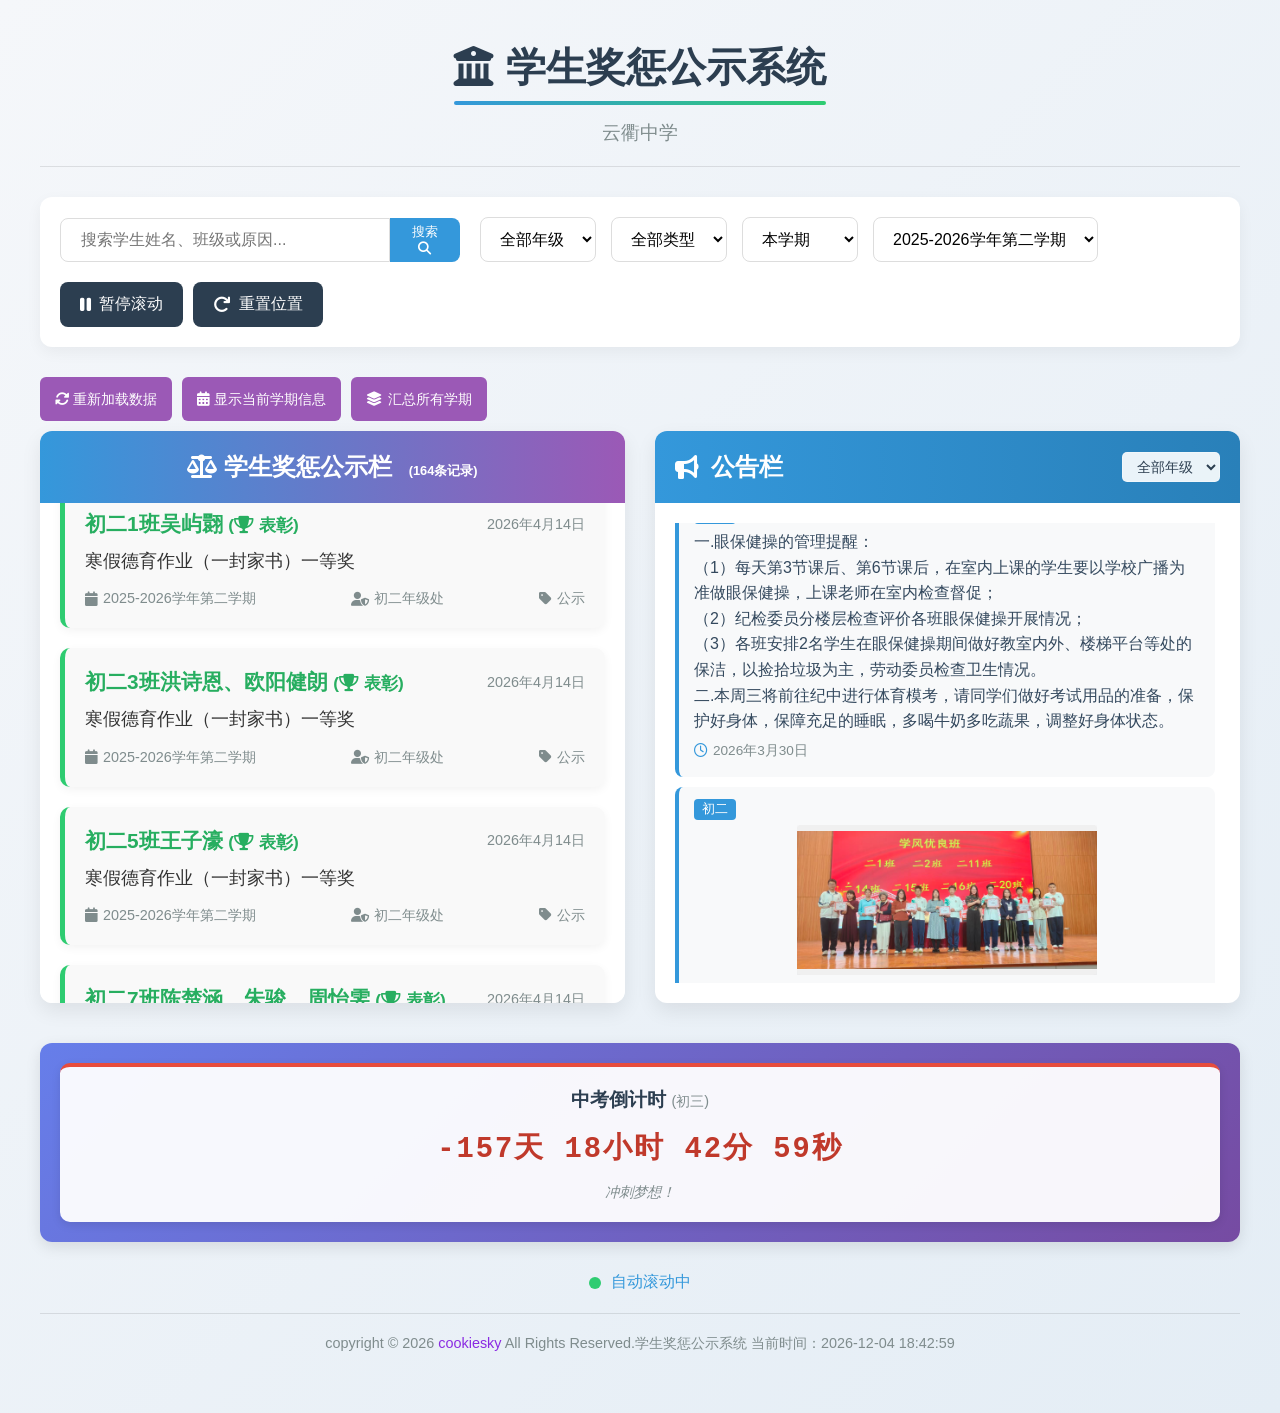
<file: index.html>
<!DOCTYPE html>
<html lang="zh-CN">
<head>
    <meta charset="UTF-8">
    <meta name="viewport" content="width=device-width, initial-scale=1.0">
    <title>学生奖惩公示系统</title>
    <link rel="stylesheet" href="css/style.css">
    <link rel="stylesheet" href="vendor/fontawesome/css/all.min.css">
    <!-- <link rel="stylesheet" href="https://cdnjs.cloudflare.com/ajax/libs/font-awesome/6.4.0/css/all.min.css"> -->
</head>
<body>
    <div class="container">
        <header>
            <h1><i class="fas fa-university"></i> 学生奖惩公示系统</h1>
            <p class="subtitle">云衢中学</p>
        </header>
        
        <div class="controls">
            <div class="search-box">
                <input type="text" id="searchInput" placeholder="搜索学生姓名、班级或原因...">
                <button class="search-btn" id="searchBtn">
                    搜索 <i class="fas fa-search"></i> 
                </button>
            </div>
            
            <div class="filter-controls">
                <select class="filter-select" id="gradeFilter">
                    <option value="all">全部年级</option>
                    <option value="grade1">初一</option>
                    <option value="grade2">初二</option>
                    <option value="grade3">初三</option>
                </select>

                <select class="filter-select" id="filterType">
                    <option value="all">全部类型</option>
                    <option value="praise">仅表彰</option>
                    <option value="criticism">仅批评</option>
                </select>
                
                <select class="date-filter" id="dateFilter">
                    <option value="all">全部时间</option>
                    <option value="week">本周</option>
                    <option value="month">本月</option>
                    <option value="current_semester" selected>本学期</option>
                    <option value="last_semester">上学期</option>
                </select>
                
                <select class="semester-filter" id="semesterFilter">
                    <option value="all">全部学期</option>
                    <!-- 学期选项将通过JavaScript动态生成 -->
                </select>
            </div>
            
            <div class="scroll-controls">
                <button class="control-btn" id="pauseBtn">
                    <i class="fas fa-pause"></i> 暂停滚动
                </button>
                <button class="control-btn" id="resetBtn">
                    <i class="fas fa-redo"></i> 重置位置
                </button>
            </div>
        </div>
        
        <div class="csv-controls">
            <button class="csv-btn" id="loadDataBtn">
                <i class="fas fa-sync-alt"></i> 重新加载数据
            </button>
            <button class="csv-btn" id="showCurrentSemesterBtn">
                <i class="fas fa-calendar-alt"></i> 显示当前学期信息
            </button>
            <a class="csv-btn" href="all_semesters.html" style="text-decoration:none; display:inline-flex; align-items:center; gap:6px;">
                <i class="fas fa-layer-group"></i> 汇总所有学期
            </a>
        </div>
        
        <div id="semesterInfoDisplay" class="semester-info-display" style="display: none;">
            <!-- 学期信息将通过JavaScript动态显示 -->
        </div>

        
        <!-- 奖惩榜和公告栏左右布局 -->
                <div class="content-area">
                <!-- 奖惩栏 -->
                    <div class="column">
                        <div class="column-header combined-header">
                            <i class="fas fa-balance-scale"></i> 学生奖惩公示栏
                            <span id="combinedCount" style="font-size: 0.8rem; margin-left: 10px;"></span>
                        </div>
                        <div class="column-content-single">
                            <div class="scroll-list-single" id="combinedList">
                                <!-- 奖惩记录将统一在此动态生成 -->
                            </div>
                        </div>
                    </div>
            
                    <!-- 公告栏 -->
                    <div class="column">
                        <div class="column-header announcement-header">
                            <i class="fas fa-bullhorn"></i>&ensp;公告栏
                            <select class="announcement-grade-filter" id="announcementGradeFilter">
                                <option value="all">全部年级</option>
                                <option value="1">初一</option>
                                <option value="2">初二</option>
                                <option value="3">初三</option>
                            </select>
                        </div>
                        <div class="column-content">
                            <div id="announcementList" class="announcement-list"></div>
                        </div>
                    </div>
                </div>

                <!-- 倒计时区域 -->
                <div class="countdown-section">
                    <div id="countdownDisplay" class="countdown-display">
                        <!-- 倒计时将通过JavaScript动态生成 -->
                    </div>
                </div>

        <div class="scroll-status">
            <div class="status-dot" id="statusDot"></div>
            <span id="statusText">自动滚动中</span>
        </div>
        
        <footer>
            <p>copyright © 2026<a href="https://cookiesky.cn" style="text-decoration: none;color: blueviolet;"> cookiesky </a>All Rights Reserved.学生奖惩公示系统 当前时间：<span id="currentTime"></span></p>
        </footer>
    </div>

    <script src="js/select_enhancer.js"></script>
    <script src="js/script.js"></script>
</body>
</html>
</file>
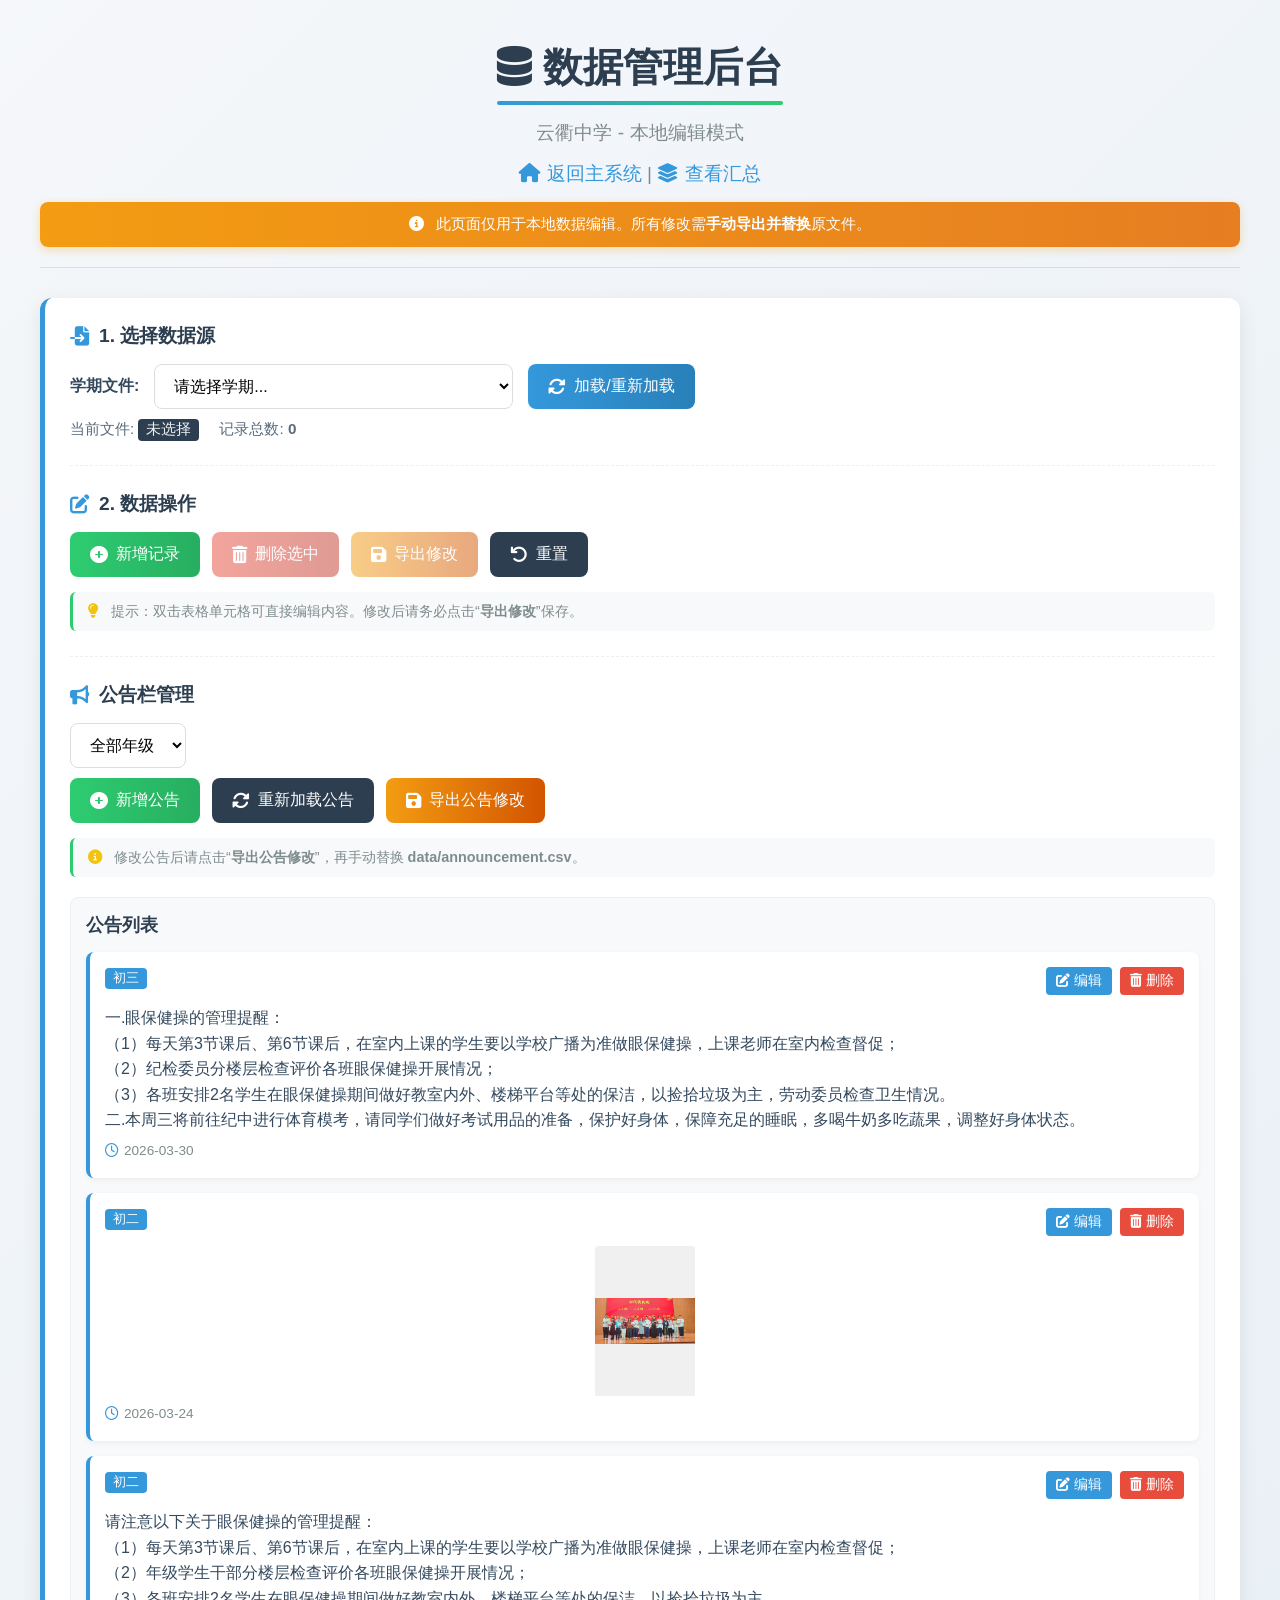
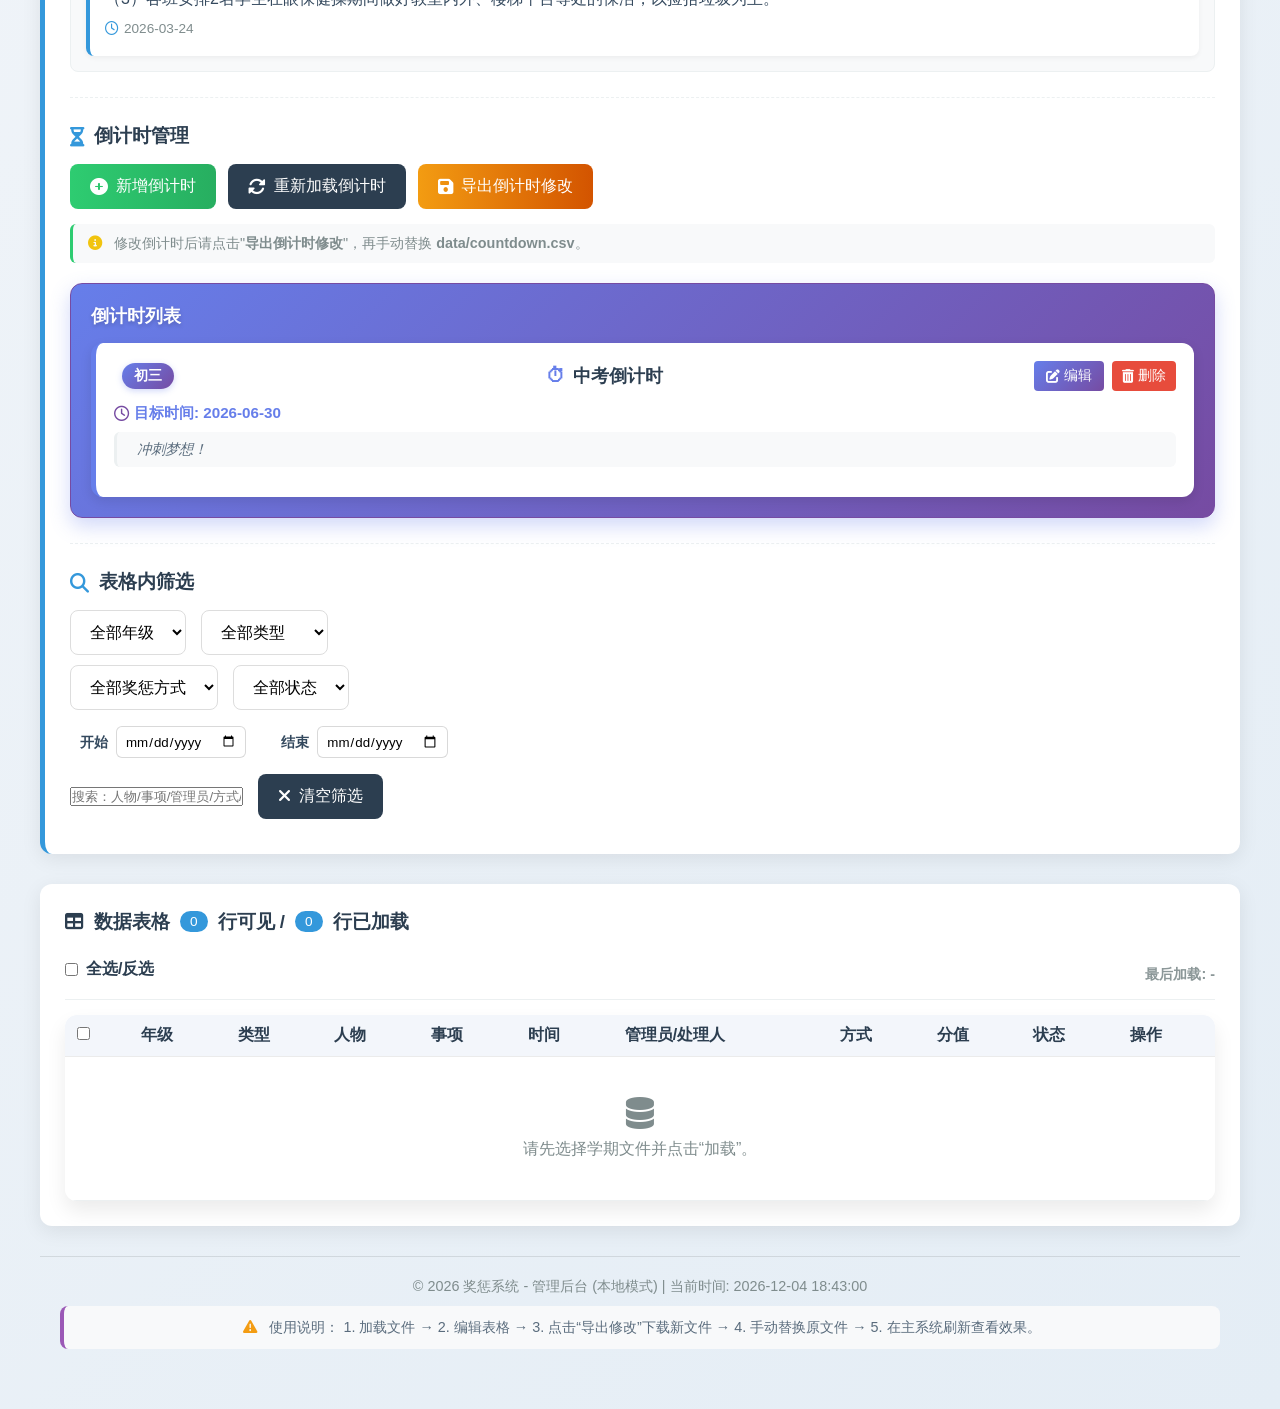
<file: admin.html>
<!DOCTYPE html>
<html lang="zh-CN">
<head>
    <meta charset="UTF-8">
    <meta name="viewport" content="width=device-width, initial-scale=1.0">
    <title>数据管理后台 - 奖惩系统</title>
    <link rel="stylesheet" href="css/style.css"> <!-- 复用主系统样式 -->
    <link rel="stylesheet" href="css/admin.css"> <!-- 引入本页专属样式 -->
    <link rel="stylesheet" href="vendor/fontawesome/css/all.min.css">
</head>
<body>
    <div class="container">
        <header>
            <h1><i class="fas fa-database"></i> 数据管理后台</h1>
            <p class="subtitle">云衢中学 - 本地编辑模式</p>
            <p class="subtitle">
                <a href="index.html"><i class="fas fa-home"></i> 返回主系统</a> |
                <a href="all_semesters.html"><i class="fas fa-layer-group"></i> 查看汇总</a>
            </p>
            <div class="local-warning">
                <i class="fas fa-info-circle"></i> 此页面仅用于本地数据编辑。所有修改需<strong>手动导出并替换</strong>原文件。
            </div>
        </header>

        <!-- 控制面板 -->
        <div class="controls-panel">
            <div class="panel-section">
                <h3><i class="fas fa-file-import"></i> 1. 选择数据源</h3>
                <div class="control-group">
                    <label for="semesterSelect">学期文件:</label>
                    <select id="semesterSelect" class="filter-select">
                        <option value="" disabled selected>加载学期列表中...</option>
                    </select>
                    <button id="loadCsvBtn" class="control-btn primary">
                        <i class="fas fa-sync-alt"></i> 加载/重新加载
                    </button>
                </div>
                <div class="file-info" id="fileInfo">
                    <span>当前文件: <code id="currentFile">未选择</code></span>
                    <span>记录总数: <strong id="totalRecords">0</strong></span>
                </div>
            </div>

            <div class="panel-section">
                <h3><i class="fas fa-edit"></i> 2. 数据操作</h3>
                <div class="button-group">
                    <button id="addRowBtn" class="control-btn success" title="在表格末尾添加新行">
                        <i class="fas fa-plus-circle"></i> 新增记录
                    </button>
                    <button id="deleteSelectedBtn" class="control-btn danger" title="删除选中的行" disabled>
                        <i class="fas fa-trash-alt"></i> 删除选中
                    </button>
                    <button id="saveChangesBtn" class="control-btn warning" title="保存所有修改到新文件" disabled>
                        <i class="fas fa-save"></i> 导出修改
                    </button>
                    <button id="resetBtn" class="control-btn" title="放弃所有未保存的修改">
                        <i class="fas fa-undo"></i> 重置
                    </button>
                </div>
                <div class="hint">
                    <i class="fas fa-lightbulb"></i> 提示：双击表格单元格可直接编辑内容。修改后请务必点击“<strong>导出修改</strong>”保存。
                </div>
            </div>

            <div class="panel-section">
                <h3><i class="fas fa-bullhorn"></i> 公告栏管理</h3>

                <div class="button-group">
                    <select class="filter-select" id="announcementGradeFilter">
                        <option value="all">全部年级</option>
                        <option value="初一">初一</option>
                        <option value="初二">初二</option>
                        <option value="初三">初三</option>
                    </select>
                </div>

                <div class="button-group" style="margin-top: 10px;">
                    <button id="addAnnouncementBtn" class="control-btn success" title="添加新公告">
                        <i class="fas fa-plus-circle"></i> 新增公告
                    </button>
                    <button id="loadAnnouncementBtn" class="control-btn" title="重新加载公告文件">
                        <i class="fas fa-sync-alt"></i> 重新加载公告
                    </button>
                    <button id="exportAnnouncementBtn" class="control-btn warning" title="导出公告修改文件以覆盖 CSV">
                        <i class="fas fa-save"></i> 导出公告修改
                    </button>
                </div>

                <div class="hint">
                    <i class="fas fa-info-circle"></i> 修改公告后请点击“<strong>导出公告修改</strong>”，再手动替换 <strong>data/announcement.csv</strong>。
                </div>

                <!-- 公告列表 -->
                <div class="announcement-list-container" style="margin-top: 20px;">
                    <h4>公告列表</h4>
                    <div id="announcementListAdmin" class="announcement-list-admin">
                        <!-- 公告列表将通过JS动态生成 -->
                    </div>
                </div>
            </div>

            <div class="panel-section">
                            <h3><i class="fas fa-hourglass-half"></i> 倒计时管理</h3>

                            <div class="button-group" style="margin-top: 10px;">
                                <button id="addCountdownBtn" class="control-btn success" title="添加新倒计时">
                                    <i class="fas fa-plus-circle"></i> 新增倒计时
                                </button>
                                <button id="loadCountdownBtn" class="control-btn" title="重新加载倒计时文件">
                                    <i class="fas fa-sync-alt"></i> 重新加载倒计时
                                </button>
                                <button id="exportCountdownBtn" class="control-btn warning" title="导出倒计时修改文件以覆盖 CSV">
                                    <i class="fas fa-save"></i> 导出倒计时修改
                                </button>
                            </div>

                            <div class="hint">
                                <i class="fas fa-info-circle"></i> 修改倒计时后请点击"<strong>导出倒计时修改</strong>"，再手动替换 <strong>data/countdown.csv</strong>。
                            </div>

                            <!-- 倒计时列表 -->
                            <div class="countdown-list-container" style="margin-top: 20px;">
                                <h4>倒计时列表</h4>
                                <div id="countdownListAdmin" class="countdown-list-admin">
                                    <!-- 倒计时列表将通过JS动态生成 -->
                                </div>
                            </div>
                        </div>

                        <div class="panel-section">
                            <h3><i class="fas fa-search"></i> 表格内筛选</h3>
                            <div class="control-group">
                                <select class="filter-select" id="adminGradeFilter">
                                    <option value="all">全部年级</option>
                                    <option value="初一">初一</option>
                                    <option value="初二">初二</option>
                                    <option value="初三">初三</option>
                                </select>
                                <select class="filter-select" id="adminTypeFilter">
                                    <option value="all">全部类型</option>
                                    <option value="奖">仅奖励(奖)</option>
                                    <option value="惩">仅惩罚(惩)</option>
                                </select>
                            </div>
                            <div class="control-group">
                                <select class="filter-select" id="adminMethodFilter">
                                    <option value="all">全部奖惩方式</option>
                                </select>
                                <select class="filter-select" id="adminStatusFilter">
                                    <option value="all">全部状态</option>
                                </select>
                            </div>
                            <div class="control-group">
                                <div class="date-range">
                                    <label>开始</label>
                                    <input type="date" id="adminStartDate">
                                </div>
                                <div class="date-range">
                                    <label>结束</label>
                                    <input type="date" id="adminEndDate">
                                </div>
                            </div>
                            <div class="control-group">
                                <input type="text" id="tableSearchInput" placeholder="搜索：人物/事项/管理员/方式/状态..." class="search-box-input">
                                <button id="clearSearchBtn" class="control-btn">
                                    <i class="fas fa-times"></i> 清空筛选
                                </button>
                            </div>
                        </div>
        </div>

        <!-- 主数据表格区域 -->
        <div class="data-section">
            <h3><i class="fas fa-table"></i> 数据表格
                <span class="badge" id="visibleCount">0</span> 行可见 / <span class="badge" id="loadedCount">0</span> 行已加载
            </h3>
            <div class="table-actions">
                <label class="checkbox-label">
                    <input type="checkbox" id="selectAllCheckbox"> 全选/反选
                </label>
                <div class="table-meta">
                    <span>最后加载: <span id="lastLoadTime">-</span></span>
                    <span id="unsavedWarning" style="color: #e74c3c; display: none;">
                        <i class="fas fa-exclamation-triangle"></i> 有未保存的修改
                    </span>
                </div>
            </div>

            <div class="table-wrap">
                <table id="dataTable" class="records-table">
                    <thead>
                        <tr>
                            <th><input type="checkbox" id="masterCheckbox"></th>
                            <th>年级</th>
                            <th>类型</th>
                            <th>人物</th>
                            <th>事项</th>
                            <th>时间</th>
                            <th>管理员/处理人</th>
                            <th>方式</th>
                            <th>分值</th>
                            <th>状态</th>
                            <th>操作</th>
                        </tr>
                    </thead>
                    <tbody id="tableBody">
                        <!-- 数据行将通过JS动态生成 -->
                        <tr id="noDataRow">
                            <td colspan="11" style="text-align: center; padding: 40px; color: #7f8c8d;">
                                <i class="fas fa-database fa-2x" style="margin-bottom: 10px; display: block;"></i>
                                请先选择学期文件并点击“加载”。
                            </td>
                        </tr>
                    </tbody>
                </table>
            </div>
        </div>

        <!-- 新增记录表单 (模态框) -->
        <div id="addRowModal" class="modal" style="display: none;">
            <div class="modal-content">
                <div class="modal-header">
                    <h3><i class="fas fa-plus-circle"></i> 新增记录</h3>
                    <button class="modal-close">&times;</button>
                </div>
                <div class="modal-body">
                    <form id="newRowForm">
                        <div class="form-row">
                            <div class="form-group">
                                <label for="newGrade">年级 <span class="required">*</span></label>
                                <select id="newGrade" class="form-control" required>
                                    <option value="">请选择年级</option>
                                    <option value="初一">初一</option>
                                    <option value="初二">初二</option>
                                    <option value="初三">初三</option>
                                </select>
                            </div>
                            <div class="form-group">
                                <label for="newType">类型 <span class="required">*</span></label>
                                <select id="newType" class="form-control" required>
                                    <option value="奖">奖 (奖励/表彰)</option>
                                    <option value="惩">惩 (批评/惩罚)</option>
                                </select>
                            </div>
                            <div class="form-group">
                                <label for="newPerson">人物 <span class="required">*</span></label>
                                <input type="text" id="newPerson" class="form-control" placeholder="例如：张三" required>
                            </div>
                        </div>
                        <div class="form-group">
                            <label for="newDetail">事项描述 <span class="required">*</span></label>
                            <textarea id="newDetail" class="form-control" rows="3" placeholder="详细描述奖惩原因..." required></textarea>
                        </div>
                        <div class="form-row">
                            <div class="form-group">
                                <label for="newDatetime">时间 <span class="required">*</span></label>
                                <input type="datetime-local" id="newDatetime" class="form-control" required>
                            </div>
                            <div class="form-group">
                                <label for="newAdmin">管理员/处理人</label>
                                <input type="text" id="newAdmin" class="form-control" placeholder="例如：李老师">
                            </div>
                        </div>
                        <div class="form-row">
                            <div class="form-group">
                                <label for="newMethod">奖惩方式</label>
                                <input type="text" id="newMethod" class="form-control" placeholder="例如：口头表扬、加分">
                            </div>
                            <div class="form-group">
                                <label for="newPoints">分值</label>
                                <input type="number" id="newPoints" class="form-control" placeholder="例如：5 或 -3" step="0.5">
                            </div>
                            <div class="form-group">
                                <label for="newStatus">状态</label>
                                <input type="text" id="newStatus" class="form-control" placeholder="例如：已生效、待审核">
                            </div>
                        </div>
                    </form>
                </div>
                <div class="modal-footer">
                    <button type="button" class="control-btn" id="cancelAddBtn">取消</button>
                    <button type="submit" form="newRowForm" class="control-btn primary">确认添加</button>
                </div>
            </div>
        </div>

        <!-- 公告编辑表单 (模态框) -->
        <div id="announcementModal" class="modal" style="display: none;">
            <div class="modal-content">
                <div class="modal-header">
                    <h3><i class="fas fa-bullhorn"></i> <span id="announcementModalTitle">新增公告</span></h3>
                    <button class="modal-close">&times;</button>
                </div>
                <div class="modal-body">
                    <form id="announcementForm">
                        <input type="hidden" id="announcementId">
                        <div class="form-group">
                            <label for="announcementGrade">年级</label>
                            <select id="announcementGrade" class="form-control">
                                <option value="all">全部年级</option>
                                <option value="初一">初一</option>
                                <option value="初二">初二</option>
                                <option value="初三">初三</option>
                            </select>
                        </div>
                        <div class="form-group">
                            <label for="announcementContent">公告内容</label>
                            <textarea id="announcementContent" class="form-control" rows="4" placeholder="请输入公告内容..."></textarea>
                        </div>
                        <div class="form-group">
                            <label for="announcementImages">图片路径 (多个图片用|分隔)</label>
                            <input type="text" id="announcementImages" class="form-control" placeholder="例如: img1.jpg|img2.jpg">
                            <small style="color: #7f8c8d; display: block; margin-top: 5px;">提示：图片文件请放在 data/img/ 目录下</small>
                        </div>
                        <div class="form-group">
                            <label for="announcementVideos">视频路径 (多个视频用|分隔)</label>
                            <input type="text" id="announcementVideos" class="form-control" placeholder="例如: video1.mp4|video2.mp4">
                            <small style="color: #7f8c8d; display: block; margin-top: 5px;">提示：视频文件请放在 data/video/ 目录下</small>
                        </div>
                        <div class="form-group">
                            <label for="announcementTime">发布时间</label>
                            <input type="date" id="announcementTime" class="form-control">
                        </div>
                    </form>
                </div>
                <div class="modal-footer">
                    <button type="button" class="control-btn" id="cancelAnnouncementBtn">取消</button>
                    <button type="submit" form="announcementForm" class="control-btn primary">保存</button>
                </div>
            </div>
        </div>

        <!-- 倒计时编辑表单 (模态框) -->
        <div id="countdownModal" class="modal" style="display: none;">
            <div class="modal-content">
                <div class="modal-header">
                    <h3><i class="fas fa-hourglass-half"></i> <span id="countdownModalTitle">新增倒计时</span></h3>
                    <button class="modal-close">&times;</button>
                </div>
                <div class="modal-body">
                    <form id="countdownForm">
                        <input type="hidden" id="countdownId">
                        <div class="form-group">
                            <label for="countdownGrade">年级 <span class="required">*</span></label>
                            <select id="countdownGrade" class="form-control" required>
                                <option value="1">初一</option>
                                <option value="2">初二</option>
                                <option value="3">初三</option>
                            </select>
                        </div>
                        <div class="form-group">
                            <label for="countdownName">倒计时名称 <span class="required">*</span></label>
                            <input type="text" id="countdownName" class="form-control" placeholder="例如：中考倒计时" required>
                        </div>
                        <div class="form-group">
                            <label for="countdownTargetDate">目标时间 <span class="required">*</span></label>
                            <input type="datetime-local" id="countdownTargetDate" class="form-control" required>
                        </div>
                        <div class="form-group">
                            <label for="countdownDescription">描述</label>
                            <textarea id="countdownDescription" class="form-control" rows="2" placeholder="例如：加油努力！"></textarea>
                        </div>
                    </form>
                </div>
                <div class="modal-footer">
                    <button type="button" class="control-btn" id="cancelCountdownBtn">取消</button>
                    <button type="submit" form="countdownForm" class="control-btn primary">保存</button>
                </div>
            </div>
        </div>

        <footer>
            <p>© 2026 奖惩系统 - 管理后台 (本地模式) | 当前时间: <span id="currentTime"></span></p>
            <p class="footer-note">
                <i class="fas fa-exclamation-triangle"></i> 使用说明：
                1. 加载文件 → 2. 编辑表格 → 3. 点击“导出修改”下载新文件 → 4. 手动替换原文件 → 5. 在主系统刷新查看效果。
            </p>
        </footer>
    </div>

    <!-- 脚本依赖 -->
    <script src="js/all_semesters.js"></script> <!-- 复用其CSV解析、加载函数 -->
    <script src="js/select_enhancer.js"></script>
    <script src="js/admin.js"></script>
</body>
</html>
</file>
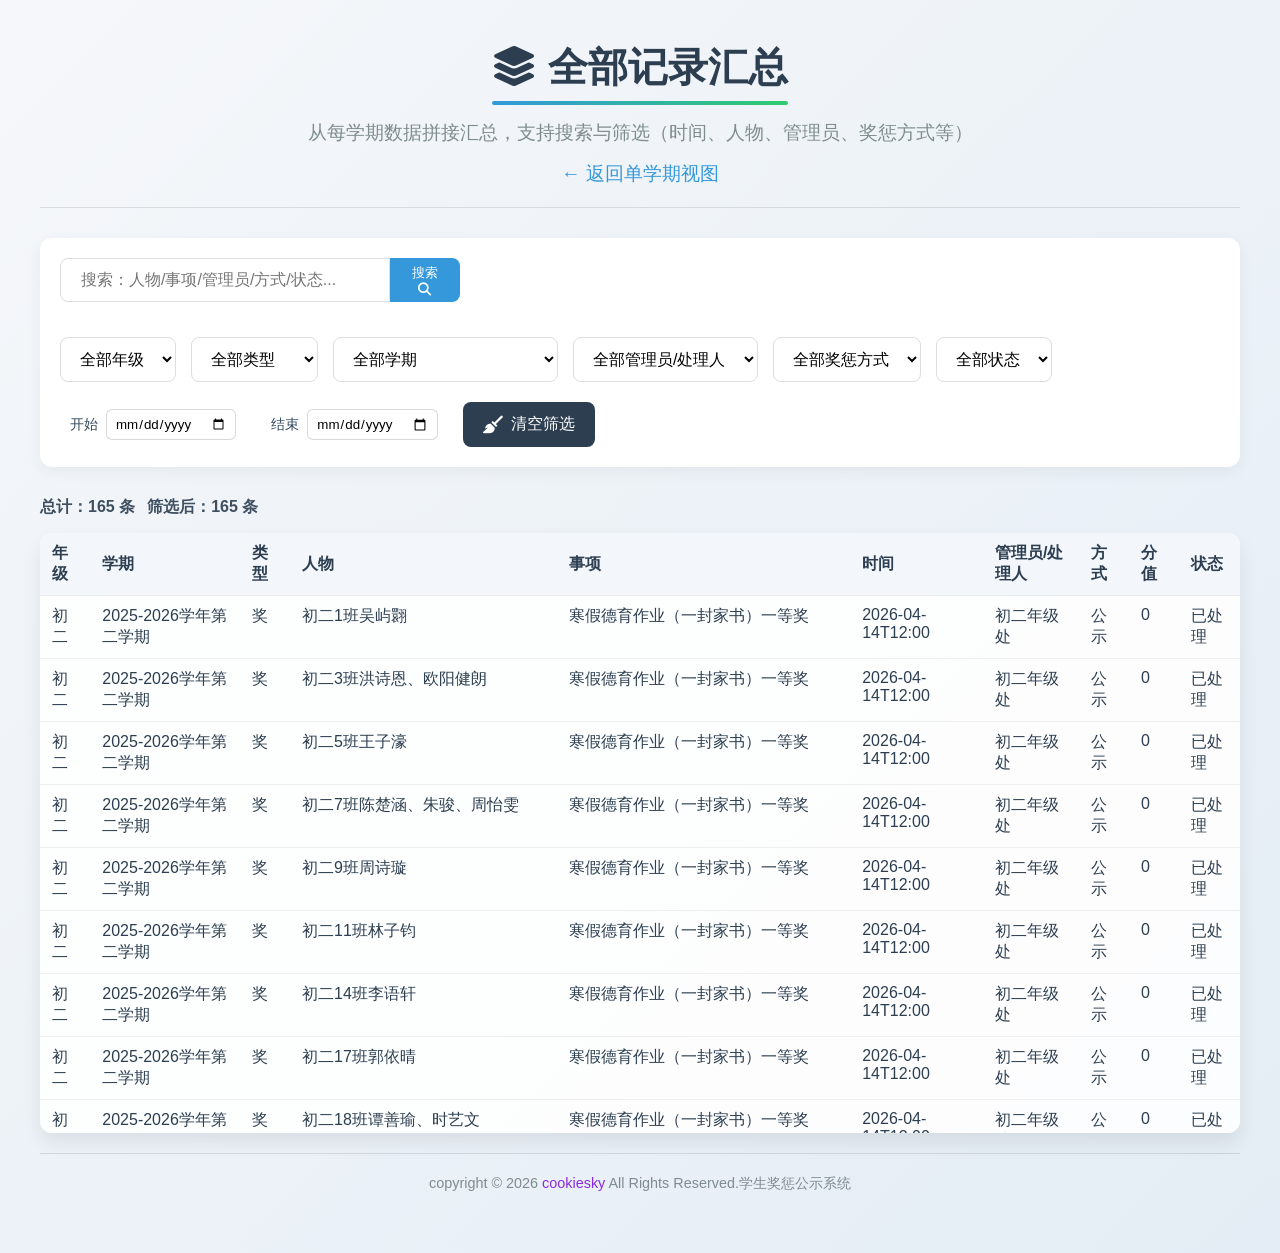
<file: all_semesters.html>
<!DOCTYPE html>
<html lang="zh-CN">
<head>
    <meta charset="UTF-8">
    <meta name="viewport" content="width=device-width, initial-scale=1.0">
    <title>奖惩记录汇总</title>
    <link rel="stylesheet" href="css/style.css">
    <link rel="stylesheet" href="vendor/fontawesome/css/all.min.css">
</head>
<body>
    <div class="container">
        <header>
            <h1><i class="fas fa-layer-group"></i> 全部记录汇总</h1>
            <p class="subtitle">从每学期数据拼接汇总，支持搜索与筛选（时间、人物、管理员、奖惩方式等）</p>
            <p class="subtitle"><a href="index.html">← 返回单学期视图</a></p>
        </header>

        <div class="controls">
            <div class="search-box">
                <input type="text" id="globalSearchInput" placeholder="搜索：人物/事项/管理员/方式/状态...">
                <button class="search-btn" id="globalSearchBtn">
                    搜索 <i class="fas fa-search"></i>
                </button>
            </div>

            <div class="filter-controls" style="flex-wrap: wrap; margin-top: 15px;">
                <select class="filter-select" id="gradeFilterAll">
                    <option value="all">全部年级</option>
                    <option value="初一">初一</option>
                    <option value="初二">初二</option>
                    <option value="初三">初三</option>
                </select>

                <select class="filter-select" id="typeFilter">
                    <option value="all">全部类型</option>
                    <option value="奖">仅奖励(奖)</option>
                    <option value="惩">仅惩罚(惩)</option>
                </select>

                <select class="semester-filter" id="semesterFilterAll">
                    <option value="all">全部时期</option>
                </select>

                <select class="filter-select" id="adminFilter">
                    <option value="all">全部管理员/处理人</option>
                </select>

                <select class="filter-select" id="methodFilter">
                    <option value="all">全部奖惩方式</option>
                </select>

                <select class="filter-select" id="statusFilter">
                    <option value="all">全部状态</option>
                </select>
            </div>

            <div class="filter-controls" style="flex-wrap: wrap;">
                <div class="date-range">
                    <label>开始</label>
                    <input type="date" id="startDate">
                </div>
                <div class="date-range">
                    <label>结束</label>
                    <input type="date" id="endDate">
                </div>
                <button class="control-btn" id="resetFiltersBtn">
                    <i class="fas fa-broom"></i> 清空筛选
                </button>
            </div>
        </div>

        <div class="table-meta">
            <span id="totalCount"></span>
            <span id="filteredCount"></span>
        </div>

        <div class="table-wrap">
            <table class="records-table">
                <thead>
                    <tr>
                        <th>年级</th>
                        <th>学期</th>
                        <th>类型</th>
                        <th>人物</th>
                        <th>事项</th>
                        <th>时间</th>
                        <th>管理员/处理人</th>
                        <th>方式</th>
                        <th>分值</th>
                        <th>状态</th>
                    </tr>
                </thead>
                <tbody id="recordsTbody">
                    <tr><td colspan="9" style="text-align:center; padding:20px;">加载中...</td></tr>
                </tbody>
            </table>
        </div>

        <footer>
            <p>copyright © 2026<a href="https://cookiesky.cn" style="text-decoration: none;color: blueviolet;"> cookiesky </a>All Rights Reserved.学生奖惩公示系统</p>
        </footer>
    </div>

    <script src="js/select_enhancer.js"></script>
    <script src="js/all_semesters.js"></script>
</body>
</html>
</file>
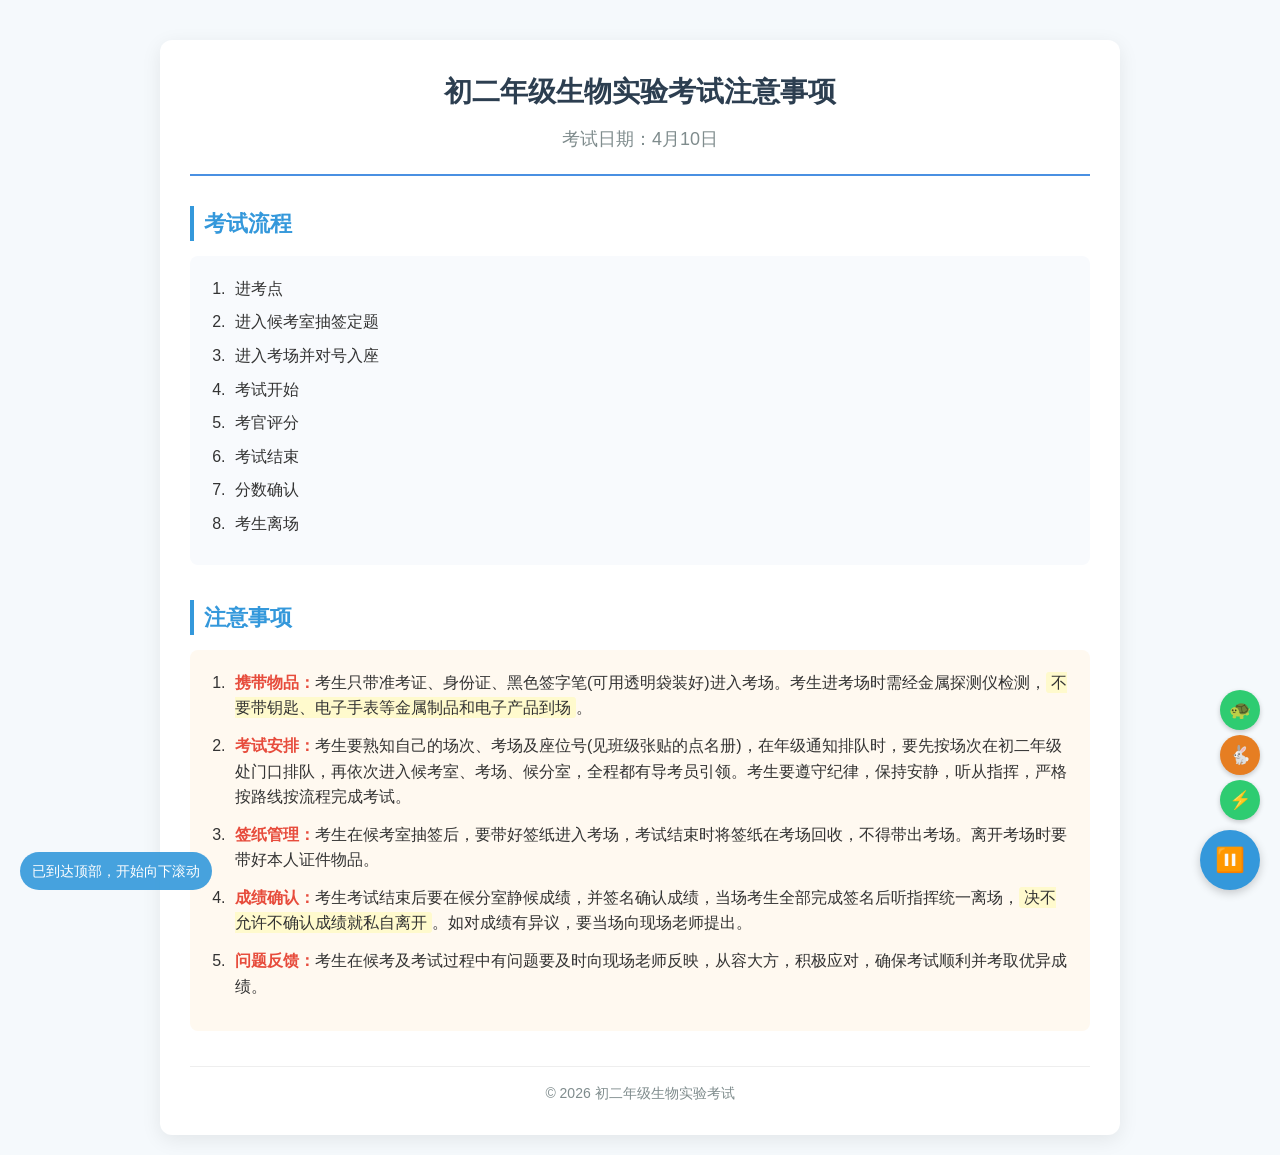
<file: html/announcement.html>
<!DOCTYPE html>
<html lang="zh-CN">
<head>
    <meta charset="UTF-8">
    <meta name="viewport" content="width=device-width, initial-scale=1.0">
    <title>初二年级生物实验考试注意事项</title>
    <style>
        * {
            margin: 0;
            padding: 0;
            box-sizing: border-box;
            font-family: 'Microsoft YaHei', 'Segoe UI', sans-serif;
        }
        
        body {
            background-color: #f5f9fc;
            color: #333;
            line-height: 1.6;
            padding: 20px;
            max-width: 1000px;
            margin: 0 auto;
        }
        
        .container {
            background-color: white;
            border-radius: 12px;
            box-shadow: 0 5px 20px rgba(0, 0, 0, 0.08);
            padding: 30px;
            margin-top: 20px;
        }
        
        .header {
            text-align: center;
            margin-bottom: 30px;
            padding-bottom: 20px;
            border-bottom: 2px solid #4a90e2;
        }
        
        h1 {
            color: #2c3e50;
            font-size: 28px;
            margin-bottom: 10px;
        }
        
        .date-info {
            color: #7f8c8d;
            font-size: 18px;
            font-weight: 500;
        }
        
        .section {
            margin-bottom: 35px;
        }
        
        h2 {
            color: #3498db;
            font-size: 22px;
            margin-bottom: 15px;
            padding-left: 10px;
            border-left: 4px solid #3498db;
        }
        
        .process-steps {
            background-color: #f8fafd;
            border-radius: 8px;
            padding: 20px;
            margin-bottom: 10px;
        }
        
        ol {
            padding-left: 20px;
        }
        
        li {
            margin-bottom: 8px;
            padding-left: 5px;
        }
        
        .process-steps li {
            font-weight: 500;
        }
        
        .notes-list {
            background-color: #fff9f0;
            border-radius: 8px;
            padding: 20px;
        }
        
        .notes-list li {
            margin-bottom: 12px;
        }
        
        .important {
            color: #e74c3c;
            font-weight: 600;
        }
        
        .highlight {
            background-color: #fffacd;
            padding: 2px 5px;
            border-radius: 3px;
            font-weight: 500;
        }
        
        .controls {
            position: fixed;
            bottom: 20px;
            right: 20px;
            z-index: 1000;
        }
        
        .control-btn {
            background-color: #3498db;
            color: white;
            border: none;
            border-radius: 50%;
            width: 60px;
            height: 60px;
            font-size: 24px;
            cursor: pointer;
            box-shadow: 0 3px 10px rgba(0, 0, 0, 0.2);
            transition: all 0.3s;
        }
        
        .control-btn:hover {
            background-color: #2980b9;
            transform: scale(1.1);
        }
        
        .control-btn:active {
            transform: scale(0.95);
        }
        
        .control-btn.pause {
            background-color: #e74c3c;
        }
        
        .control-btn.pause:hover {
            background-color: #c0392b;
        }
        
        .footer {
            text-align: center;
            margin-top: 30px;
            color: #7f8c8d;
            font-size: 14px;
            padding-top: 15px;
            border-top: 1px solid #eee;
        }
        
        .scroll-info {
            position: fixed;
            bottom: 20px;
            left: 20px;
            background-color: rgba(52, 152, 219, 0.9);
            color: white;
            padding: 8px 12px;
            border-radius: 20px;
            font-size: 14px;
            display: none;
        }
        
        .speed-controls {
            position: fixed;
            bottom: 90px;
            right: 20px;
            z-index: 1000;
            display: flex;
            flex-direction: column;
            gap: 5px;
        }
        
        .speed-btn {
            background-color: #2ecc71;
            color: white;
            border: none;
            border-radius: 50%;
            width: 40px;
            height: 40px;
            font-size: 18px;
            cursor: pointer;
            box-shadow: 0 2px 5px rgba(0, 0, 0, 0.2);
        }
        
        .speed-btn:hover {
            background-color: #27ae60;
        }
        
        .speed-btn.active {
            background-color: #e67e22;
        }
        
        @media (max-width: 768px) {
            body {
                padding: 10px;
            }
            
            .container {
                padding: 20px;
            }
            
            h1 {
                font-size: 24px;
            }
            
            h2 {
                font-size: 20px;
            }
            
            .control-btn {
                width: 55px;
                height: 55px;
                font-size: 22px;
            }
            
            .scroll-info {
                left: 10px;
                bottom: 80px;
                font-size: 12px;
            }
            
            .speed-controls {
                bottom: 85px;
                right: 20px;
            }
            
            .speed-btn {
                width: 35px;
                height: 35px;
                font-size: 16px;
            }
        }
    </style>
</head>
<body>
    <div class="container">
        <div class="header">
            <h1>初二年级生物实验考试注意事项</h1>
            <div class="date-info">考试日期：4月10日</div>
        </div>
        
        <div class="section">
            <h2>考试流程</h2>
            <div class="process-steps">
                <ol>
                    <li>进考点</li>
                    <li>进入候考室抽签定题</li>
                    <li>进入考场并对号入座</li>
                    <li>考试开始</li>
                    <li>考官评分</li>
                    <li>考试结束</li>
                    <li>分数确认</li>
                    <li>考生离场</li>
                </ol>
            </div>
        </div>
        
        <div class="section">
            <h2>注意事项</h2>
            <div class="notes-list">
                <ol>
                    <li><span class="important">携带物品：</span>考生只带准考证、身份证、黑色签字笔(可用透明袋装好)进入考场。考生进考场时需经金属探测仪检测，<span class="highlight">不要带钥匙、电子手表等金属制品和电子产品到场</span>。</li>
                    <li><span class="important">考试安排：</span>考生要熟知自己的场次、考场及座位号(见班级张贴的点名册)，在年级通知排队时，要先按场次在初二年级处门口排队，再依次进入候考室、考场、候分室，全程都有导考员引领。考生要遵守纪律，保持安静，听从指挥，严格按路线按流程完成考试。</li>
                    <li><span class="important">签纸管理：</span>考生在候考室抽签后，要带好签纸进入考场，考试结束时将签纸在考场回收，不得带出考场。离开考场时要带好本人证件物品。</li>
                    <li><span class="important">成绩确认：</span>考生考试结束后要在候分室静候成绩，并签名确认成绩，当场考生全部完成签名后听指挥统一离场，<span class="highlight">决不允许不确认成绩就私自离开</span>。如对成绩有异议，要当场向现场老师提出。</li>
                    <li><span class="important">问题反馈：</span>考生在候考及考试过程中有问题要及时向现场老师反映，从容大方，积极应对，确保考试顺利并考取优异成绩。</li>
                </ol>
            </div>
        </div>
        
        <div class="footer">
            <p>© 2026 初二年级生物实验考试</p>
        </div>
    </div>
    
    <!-- 控制按钮区域 -->
    <div class="speed-controls">
        <button id="slowSpeed" class="speed-btn" title="慢速">🐢</button>
        <button id="mediumSpeed" class="speed-btn active" title="中速">🐇</button>
        <button id="fastSpeed" class="speed-btn" title="快速">⚡</button>
    </div>
    
    <div class="controls">
        <button id="toggleScroll" class="control-btn" title="暂停/继续自动滚动">⏸️</button>
    </div>
    
    <div id="scrollInfo" class="scroll-info">自动滚动已开始</div>
    
    <script>
        // 为兼容安卓4.4.4.4，使用传统的ES5语法
        (function() {
            'use strict';
            
            // 自动滚动相关变量
            var isScrolling = true;
            var scrollDirection = 1; // 1表示向下，-1表示向上
            var scrollInterval = null;
            
            // 速度设置
            var speedSettings = {
                slow: { step: 3, delay: 40, name: "慢速" },
                medium: { step: 5, delay: 30, name: "中速" },
                fast: { step: 8, delay: 20, name: "快速" }
            };
            
            // 当前速度设置
            var currentSpeed = 'medium';
            
            // DOM元素
            var toggleScrollBtn = document.getElementById('toggleScroll');
            var slowSpeedBtn = document.getElementById('slowSpeed');
            var mediumSpeedBtn = document.getElementById('mediumSpeed');
            var fastSpeedBtn = document.getElementById('fastSpeed');
            var scrollInfo = document.getElementById('scrollInfo');
            
            // 显示滚动状态信息
            function showScrollInfo(text) {
                scrollInfo.textContent = text;
                scrollInfo.style.display = 'block';
                setTimeout(function() {
                    scrollInfo.style.display = 'none';
                }, 1500);
            }
            
            // 更新速度按钮状态
            function updateSpeedButtons() {
                // 移除所有按钮的active类
                slowSpeedBtn.classList.remove('active');
                mediumSpeedBtn.classList.remove('active');
                fastSpeedBtn.classList.remove('active');
                
                // 为当前速度按钮添加active类
                if (currentSpeed === 'slow') {
                    slowSpeedBtn.classList.add('active');
                } else if (currentSpeed === 'medium') {
                    mediumSpeedBtn.classList.add('active');
                } else if (currentSpeed === 'fast') {
                    fastSpeedBtn.classList.add('active');
                }
            }
            
            // 开始自动滚动
            function startAutoScroll() {
                if (scrollInterval) {
                    clearInterval(scrollInterval);
                }
                
                var speedSetting = speedSettings[currentSpeed];
                
                scrollInterval = setInterval(function() {
                    // 计算当前滚动位置
                    var currentScroll = document.documentElement.scrollTop || document.body.scrollTop;
                    var maxScroll = document.documentElement.scrollHeight - document.documentElement.clientHeight;
                    
                    // 判断是否到达边界
                    if (currentScroll <= 0) {
                        scrollDirection = 1; // 到达顶部，改为向下
                        showScrollInfo("已到达顶部，开始向下滚动");
                    } else if (currentScroll >= maxScroll) {
                        scrollDirection = -1; // 到达底部，改为向上
                        showScrollInfo("已到达底部，开始向上滚动");
                    }
                    
                    // 执行滚动
                    window.scrollBy(0, scrollDirection * speedSetting.step);
                }, speedSetting.delay);
                
                isScrolling = true;
                toggleScrollBtn.textContent = "⏸️";
                toggleScrollBtn.title = "暂停自动滚动";
                showScrollInfo("自动滚动已开始 - " + speedSetting.name);
            }
            
            // 停止自动滚动
            function stopAutoScroll() {
                if (scrollInterval) {
                    clearInterval(scrollInterval);
                    scrollInterval = null;
                }
                
                isScrolling = false;
                toggleScrollBtn.textContent = "▶️";
                toggleScrollBtn.title = "开始自动滚动";
                showScrollInfo("自动滚动已暂停");
            }
            
            // 切换自动滚动状态
            function toggleAutoScroll() {
                if (isScrolling) {
                    stopAutoScroll();
                } else {
                    startAutoScroll();
                }
            }
            
            // 设置滚动速度
            function setScrollSpeed(speed) {
                currentSpeed = speed;
                updateSpeedButtons();
                
                // 如果正在滚动，重新开始以应用新速度
                if (isScrolling) {
                    startAutoScroll();
                }
                
                showScrollInfo("已设置为" + speedSettings[speed].name);
            }
            
            // 事件监听
            toggleScrollBtn.onclick = toggleAutoScroll;
            
            slowSpeedBtn.onclick = function() {
                setScrollSpeed('slow');
            };
            
            mediumSpeedBtn.onclick = function() {
                setScrollSpeed('medium');
            };
            
            fastSpeedBtn.onclick = function() {
                setScrollSpeed('fast');
            };
            
            // 页面加载完成后开始自动滚动
            if (document.readyState === 'loading') {
                document.addEventListener('DOMContentLoaded', function() {
                    // 延迟1秒后开始滚动，让页面完全加载
                    setTimeout(startAutoScroll, 1000);
                });
            } else {
                // 如果DOM已经加载完成，直接开始滚动
                setTimeout(startAutoScroll, 1000);
            }
            
            // 初始化速度按钮状态
            updateSpeedButtons();
            
        })();
    </script>
</body>
</html>
</file>
<file: css/style.css>
* {
    margin: 0;
    padding: 0;
    box-sizing: border-box;
    font-family: 'Segoe UI', 'Microsoft YaHei', sans-serif;
}
a {
    text-decoration: none;
    color: #3498db;
}
a:hover {
    color:#2c3e50;
}
body {
    background: linear-gradient(135deg, #f5f7fa 0%, #e4edf5 100%);
    color: #333;
    min-height: 100vh;
    padding: 20px;
}

.container {
    max-width: 1400px;
    margin: 0 auto;
    padding: 20px;
}

header {
    text-align: center;
    margin-bottom: 30px;
    padding-bottom: 20px;
    border-bottom: 1px solid rgba(0, 0, 0, 0.1);
}

h1 {
    color: #2c3e50;
    font-size: 2.5rem;
    margin-bottom: 10px;
    position: relative;
    display: inline-block;
}

h1:after {
    content: '';
    position: absolute;
    width: 100%;
    height: 4px;
    background: linear-gradient(to right, #3498db, #2ecc71);
    bottom: -10px;
    left: 0;
    border-radius: 2px;
}

.subtitle {
    color: #7f8c8d;
    font-size: 1.2rem;
    margin-top: 15px;
}

.controls {
    display: flex;
    flex-direction: row;
    flex-wrap: wrap;
    align-items: center;
    gap: 20px;
    background-color: white;
    padding: 20px;
    border-radius: 12px;
    box-shadow: 0 5px 15px rgba(0, 0, 0, 0.05);
    margin-bottom: 30px;
}

.search-box {
    display: flex;
    align-items: center;
    flex-grow: 1;
    max-width: 400px;
}

.search-box input {
    padding: 12px 20px;
    border: 1px solid #ddd;
    border-radius: 8px 0 0 8px;
    width: 100%;
    font-size: 1rem;
    outline: none;
    transition: border 0.3s;
}

.search-box input:focus {
    border-color: #3498db;
}

.search-btn {
    background-color: #3498db;
    color: white;
    border: none;
    padding: 5px 18px;
    border-radius: 0 8px 8px 0;
    cursor: pointer;
    transition: background-color 0.3s;
    min-height: 44px;
}

.search-btn:hover {
    background-color: #2980b9;
}

.filter-controls {
    display: flex;
    gap: 15px;
}

.filter-select, .date-filter, .semester-filter {
    padding: 12px 15px;
    border: 1px solid #ddd;
    border-radius: 8px;
    font-size: 1rem;
    outline: none;
    background-color: white;
}

.scroll-controls {
    display: flex;
    gap: 10px;
}

.control-btn {
    padding: 12px 20px;
    background-color: #2c3e50;
    color: white;
    border: none;
    border-radius: 8px;
    cursor: pointer;
    display: flex;
    align-items: center;
    gap: 8px;
    transition: all 0.3s;
    min-height: 44px;
    font-size: 1rem;
}

.control-btn:hover {
    background-color: #34495e;
    transform: translateY(-2px);
}

.control-btn i {
    font-size: 1.1rem;
}

.announcement-bar {
    background-color: white;
    border-radius: 12px;
    padding: 18px 20px;
    margin-bottom: 30px;
    box-shadow: 0 5px 15px rgba(0, 0, 0, 0.05);
    border-left: 5px solid #3498db;
}

.announcement-title {
    color: #2c3e50;
    font-weight: 800;
    font-size: 1.15rem;
    margin-bottom: 8px;
    display: flex;
    align-items: center;
    gap: 10px;
}

.announcement-text {
    color: #34495e;
    font-size: 1rem;
    white-space: pre-wrap; /* 支持公告内容换行 */
    line-height: 1.6;
}

.announcement-grade-filter {
    padding: 5px 10px;
    border: 1px solid rgba(255, 255, 255, 0.3);
    border-radius: 5px;
    font-size: 0.9rem;
    outline: none;
    background-color: rgba(255, 255, 255, 0.9);
    margin-left: auto;
    color: #2c3e50;
}

.announcement-list {
    display: flex;
    flex-direction: column;
    /* Android 4.4.4.4 不支持 gap 属性，使用 margin-bottom 代替 */
}

.announcement-item {
    background-color: #f8f9fa;
    border-radius: 8px;
    padding: 12px 15px;
    border-left: 4px solid #3498db;
    transition: all 0.3s;
    /* Android 4.4.4.4 兼容：使用 margin-bottom 替代 gap */
    margin-bottom: 10px;
}

/* 最后一个公告条不需要底部间距 */
.announcement-item:last-child {
    margin-bottom: 0;
}

.announcement-item:hover {
    background-color: #e9ecef;
    transform: translateX(5px);
}

.announcement-item-content {
    color: #34495e;
    font-size: 1rem;
    line-height: 1.6;
}

.announcement-item-images {
    margin-bottom: 10px;
    display: flex;
    flex-wrap: wrap;
    gap: 10px;
    justify-content: center;
    /* Android 4.4 兼容：使用更稳定的布局 */
    display: -webkit-flex;
    -webkit-flex-wrap: wrap;
    -webkit-justify-content: center;
    /* Android 4.4.4.4 兼容：防止内容溢出 */
    overflow: hidden;
    width: 100%;
    -webkit-box-sizing: border-box;
    box-sizing: border-box;
}

.announcement-item-image {
    flex: 0 0 auto;
    max-width: 100%;
    /* Android 4.4 兼容 */
    -webkit-flex: 0 0 auto;
    /* 防止布局偏移：设置最小高度占位 */
    min-height: 150px;
    /* 限制宽度避免过大图片 */
    max-width: 300px;
    width: auto;
    /* Android 4.4.4.4 兼容：防止图片溢出 */
    display: inline-block;
    vertical-align: top;
    overflow: hidden;
    -webkit-box-sizing: border-box;
    box-sizing: border-box;
}

.announcement-item-image img {
    max-width: 100%;
    height: auto;
    max-height: 300px;
    object-fit: contain;
    border-radius: 4px;
    box-shadow: 0 2px 5px rgba(0, 0, 0, 0.1);
    display: block;
    /* 防止布局偏移：设置背景色占位 */
    background-color: #f0f0f0;
    /* 固定尺寸避免加载时布局跳动 */
    width: 100%;
    min-height: 150px;
    /* Android 4.4 兼容 */
    -webkit-box-sizing: border-box;
    box-sizing: border-box;
}

.announcement-item-videos {
    margin-bottom: 10px;
    display: flex;
    flex-wrap: wrap;
    gap: 10px;
    justify-content: center;
    /* Android 4.4 兼容：使用更稳定的布局 */
    display: -webkit-flex;
    -webkit-flex-wrap: wrap;
    -webkit-justify-content: center;
}

.announcement-item-video {
    flex: 0 0 auto;
    max-width: 100%;
    /* Android 4.4 兼容 */
    -webkit-flex: 0 0 auto;
    /* 限制宽度避免视频过大 */
    max-width: 100%;
    width: auto;
}

.announcement-item-video video {
    max-width: 100%;
    height: auto;
    max-height: 400px;
    object-fit: contain;
    border-radius: 4px;
    box-shadow: 0 2px 5px rgba(0, 0, 0, 0.1);
    display: block;
    /* 确保视频在非全屏模式下也能正常显示 */
    width: 100%;
    /* Android 4.4 兼容：防止视频超出容器 */
    -webkit-box-sizing: border-box;
    box-sizing: border-box;
}

.announcement-item-grade {
    display: inline-block;
    padding: 2px 8px;
    border-radius: 4px;
    background-color: #3498db;
    color: white;
    font-size: 0.8rem;
    margin-bottom: 5px;
}

.announcement-item-time {
    display: flex;
    align-items: center;
    color: #7f8c8d;
    font-size: 0.85rem;
    margin-top: 8px;
    margin-bottom: 5px;
}

.announcement-item-time i {
    margin-right: 5px;
    color: #3498db;
}

.content-area {
    display: flex;
    flex-wrap: wrap;
    gap: 30px;
    margin-bottom: 40px;
    justify-content: space-between;
}

.column {
    flex: 1;
    min-width: 300px;
    max-width: calc(50% - 15px);
    background-color: white;
    border-radius: 12px;
    overflow: hidden;
    box-shadow: 0 8px 20px rgba(0, 0, 0, 0.08);
    margin-bottom: 0;
}

.column-header {
    padding: 20px;
    text-align: center;
    font-size: 1.5rem;
    font-weight: bold;
    color: white;
}

.praise-header {
    background: linear-gradient(to right, #2ecc71, #1abc9c);
}

.criticism-header {
    background: linear-gradient(to right, #e74c3c, #e67e22);
}

.announcement-header {
    background: linear-gradient(to right, #3498db, #2980b9);
    display: flex;
    justify-content: space-between;
    align-items: center;
}

.column-content {
    padding: 20px;
    height: 500px;
    overflow: hidden;
    position: relative;
    display: flex;
    flex-direction: column;
    /* Android 4.4 兼容 */
    -webkit-box-orient: vertical;
    -webkit-box-direction: normal;
}

/* 公告列表容器特殊样式 - 支持循环滚动和自适应高度 */
.column-content .announcement-list {
    height: 100%;
    overflow-y: auto;
    overflow-x: hidden;
    padding-right: 5px;
    position: relative;
    /* Android 4.4 兼容：强制硬件加速 */
    -webkit-transform: translateZ(0);
    transform: translateZ(0);
    /* 防止布局错位 */
    min-height: 0;
    -webkit-box-flex: 1;
    -webkit-flex: 1;
    flex: 1;
    /* Android 4.4 兼容：确保内容正确换行和限制 */
    word-wrap: break-word;
    word-break: break-all;
    -webkit-word-wrap: break-word;
    -webkit-word-break: break-all;
}

.scroll-list {
    position: relative;
    /* Android 4.4 兼容：提升 transform 动画稳定性 */
    -webkit-transform: translateZ(0);
    transform: translateZ(0);
}

.card {
    background-color: #f9f9f9;
    border-radius: 10px;
    padding: 20px;
    margin-bottom: 20px;
    box-shadow: 0 3px 10px rgba(0, 0, 0, 0.05);
    transition: transform 0.3s, box-shadow 0.3s;
    border-left: 5px solid;
}

.card:hover {
    transform: translateY(-5px);
    box-shadow: 0 8px 15px rgba(0, 0, 0, 0.1);
}

.praise-card {
    border-left-color: #2ecc71;
}

.criticism-card {
    border-left-color: #e74c3c;
}

.card-header {
    display: flex;
    justify-content: space-between;
    align-items: center;
    margin-bottom: 10px;
}

.student-name {
    font-size: 1.3rem;
    font-weight: 600;
}

.praise .student-name {
    color: #27ae60;
}

.criticism .student-name {
    color: #c0392b;
}

.date {
    color: #7f8c8d;
    font-size: 0.9rem;
}

.card-body {
    margin-bottom: 15px;
}

.reason {
    font-size: 1.1rem;
    line-height: 1.5;
}

.card-footer {
    display: flex;
    justify-content: space-between;
    color: #7f8c8d;
    font-size: 0.9rem;
}

.semester-info, .teacher-info {
    display: flex;
    align-items: center;
    gap: 5px;
}

.no-data {
    text-align: center;
    padding: 40px 20px;
    color: #7f8c8d;
    font-size: 1.2rem;
}

.no-data i {
    font-size: 3rem;
    margin-bottom: 15px;
    color: #bdc3c7;
}

footer {
    text-align: center;
    padding: 20px;
    color: #7f8c8d;
    font-size: 0.9rem;
    border-top: 1px solid rgba(0, 0, 0, 0.1);
    margin-top: 20px;
}

.scroll-status {
    display: flex;
    justify-content: center;
    align-items: center;
    gap: 10px;
    margin-top: 20px;
    color: #3498db;
    font-weight: 500;
}

.status-dot {
    width: 12px;
    height: 12px;
    border-radius: 50%;
    background-color: #2ecc71;
}

.status-dot.paused {
    background-color: #e74c3c;
}

.csv-controls {
    display: flex;
    gap: 10px;
    margin-top: 10px;
    margin-bottom: 10px;
}

.csv-btn {
    padding: 8px 15px;
    background-color: #9b59b6;
    color: white;
    border: none;
    border-radius: 6px;
    cursor: pointer;
    font-size: 0.9rem;
    transition: background-color 0.3s;
    min-height: 44px;
}

.csv-btn:hover {
    background-color: #8e44ad;
}

.semester-info-display {
    background-color: #f8f9fa;
    padding: 10px 15px;
    border-radius: 8px;
    margin-bottom: 15px;
    border-left: 4px solid #3498db;
}

/* 汇总页面：表格样式 */
.table-wrap {
    margin-top: 15px;
    background: rgba(255, 255, 255, 0.9);
    border-radius: 12px;
    padding: 0;
    overflow-x: auto;
    overflow-y: auto;
    max-height: 600px;
    box-shadow: 0 10px 20px rgba(0, 0, 0, 0.08);
    position: relative;
}

.records-table {
    width: 100%;
    border-collapse: collapse;
    min-width: 900px;
}

.records-table thead th {
    position: sticky;
    top: 0;
    background: #f3f6fb;
    color: #2c3e50;
    text-align: left;
    font-weight: 700;
    padding: 10px 12px;
    border-bottom: 1px solid rgba(0, 0, 0, 0.08);
    z-index: 10;
}

.records-table tbody td {
    padding: 10px 12px;
    border-bottom: 1px solid rgba(0, 0, 0, 0.06);
    vertical-align: top;
    color: #2c3e50;
}

.records-table tbody tr:hover {
    background: rgba(52, 152, 219, 0.06);
}

.table-meta {
    display: flex;
    gap: 12px;
    margin-top: 10px;
    color: #2c3e50;
    opacity: 0.9;
    font-weight: 600;
}

.date-range {
    display: inline-flex;
    align-items: center;
    gap: 8px;
    background: rgba(255, 255, 255, 0.7);
    padding: 6px 10px;
    border-radius: 8px;
}

.date-range label {
    font-size: 0.9rem;
    color: #34495e;
    white-space: nowrap;
}

.date-range input[type="date"] {
    border: 1px solid rgba(0, 0, 0, 0.15);
    border-radius: 6px;
    padding: 6px 8px;
}

@media (max-width: 768px) {
    .content-area {
        flex-direction: column;
    }
    
    .controls {
        flex-direction: column;
        gap: 15px;
    }
    
    .search-box, .filter-controls, .scroll-controls, .csv-controls {
        width: 100%;
        justify-content: center;
    }
    
    .search-box {
        max-width: 100%;
    }
    
    h1 {
        font-size: 2rem;
    }
}

@media (max-width: 480px) {
    body {
        padding: 12px;
    }

    .container {
        padding: 12px;
    }

    .controls {
        padding: 14px;
    }

    .search-box {
        flex-direction: column;
        align-items: stretch;
        gap: 10px;
    }

    .search-box input {
        border-radius: 10px;
    }

    .search-btn {
        border-radius: 10px;
        width: 100%;
        justify-content: center;
        display: inline-flex;
        align-items: center;
        gap: 8px;
        padding: 12px 16px;
        font-size: 1rem;
    }

    .filter-controls {
        flex-wrap: wrap;
        gap: 10px;
        justify-content: flex-start;
    }

    .filter-select, .date-filter, .semester-filter {
        flex: 1 1 140px;
        width: 100%;
    }

    .scroll-controls, .csv-controls {
        flex-wrap: wrap;
        gap: 10px;
        justify-content: flex-start;
    }

    .control-btn, .csv-btn {
        width: 100%;
        justify-content: center;
        padding: 12px 16px;
        font-size: 1rem;
    }

    .date-range {
        width: 100%;
        justify-content: space-between;
    }

    .date-range input[type="date"] {
        width: 100%;
        max-width: 220px;
    }
}
/* 新增/修改的CSS规则，用于单栏布局 */
.content-area-single {
    display: block; /* 改为块级显示，占据整行 */
    width: 100%;
    margin-bottom: 40px;
}

.column-content-single {
    padding: 20px;
    height: 500px; /* 与column-content保持一致的高度 */
    overflow-y: auto; /* 允许垂直滚动 */
    overflow-x: hidden; /* 隐藏水平滚动条 */
    position: relative;
    background-color: white;
    border-radius: 0 0 12px 12px; /* 与头部圆角匹配 */
    /* 自定义滚动条样式 */
    scrollbar-width: thin; /* Firefox */
    scrollbar-color: rgba(52, 152, 219, 0.5) rgba(0, 0, 0, 0.05);
}

/* Webkit浏览器（Chrome, Safari等）滚动条样式 */
.column-content-single::-webkit-scrollbar {
    width: 8px;
}

.column-content-single::-webkit-scrollbar-track {
    background: rgba(0, 0, 0, 0.05);
    border-radius: 4px;
}

.column-content-single::-webkit-scrollbar-thumb {
    background: rgba(52, 152, 219, 0.5);
    border-radius: 4px;
}

.column-content-single::-webkit-scrollbar-thumb:hover {
    background: rgba(52, 152, 219, 0.8);
}

.scroll-list-single {
    position: relative;
    /* 保持Android 4.4兼容性代码 */
    -webkit-transform: translateZ(0);
    transform: translateZ(0);
    /* 确保内容不会被transform移出可视范围 */
    will-change: transform;
}

/* 修改卡片样式，以便在同一栏中区分奖惩 */
.combined-card {
    background-color: #f9f9f9;
    border-radius: 10px;
    padding: 20px;
    margin-bottom: 20px;
    box-shadow: 0 3px 10px rgba(0, 0, 0, 0.05);
    transition: transform 0.3s, box-shadow 0.3s;
    border-left: 5px solid;
}
.combined-card:hover {
    transform: translateY(-5px);
    box-shadow: 0 8px 15px rgba(0, 0, 0, 0.1);
}
/* 表彰卡片 */
.combined-card.praise {
    border-left-color: #2ecc71;
}
/* 批评卡片 */
.combined-card.criticism {
    border-left-color: #e74c3c;
}
/* 单栏头部样式 */
.column-header.combined-header {
    background: linear-gradient(to right, #3498db, #9b59b6);
    color: white;
}

/* 调整卡片内部元素的颜色，以便快速区分 */
.card-header .student-name.praise-name {
    color: #27ae60;
}
.card-header .student-name.criticism-name {
    color: #c0392b;
}

/* 适配移动端 */
@media (max-width: 768px) {
    .content-area-single {
        margin-bottom: 20px;
    }
    .column-content-single {
        height: 500px; /* 在移动端可适当调整高度 */
    }
}

/* 倒计时区域样式 */
.countdown-section {
    margin-bottom: 30px;
    background: linear-gradient(135deg, #667eea 0%, #764ba2 100%);
    border-radius: 12px;
    padding: 20px;
    box-shadow: 0 5px 15px rgba(0, 0, 0, 0.1);
}

.countdown-display {
    display: flex;
    justify-content: space-around;
    align-items: stretch;
    gap: 15px;
    flex-wrap: wrap;
}

.countdown-item {
    flex: 1;
    min-width: 250px;
    background: rgba(255, 255, 255, 0.95);
    border-radius: 10px;
    padding: 20px;
    text-align: center;
    box-shadow: 0 3px 10px rgba(0, 0, 0, 0.1);
    transition: transform 0.3s, box-shadow 0.3s;
}

.countdown-item:hover {
    transform: translateY(-5px);
    box-shadow: 0 8px 20px rgba(0, 0, 0, 0.2);
}

.countdown-item.grade-1 {
    border-top: 4px solid #2ecc71;
}

.countdown-item.grade-2 {
    border-top: 4px solid #3498db;
}

.countdown-item.grade-3 {
    border-top: 4px solid #e74c3c;
}

.countdown-title {
    font-size: 1.2rem;
    font-weight: bold;
    color: #2c3e50;
    margin-bottom: 10px;
}

.countdown-grade {
    font-size: 0.9rem;
    color: #7f8c8d;
    font-weight: normal;
}

.countdown-time {
    font-size: 1.8rem;
    font-weight: bold;
    color: #34495e;
    margin: 15px 0;
    font-family: 'Courier New', monospace;
    letter-spacing: 2px;
}

.countdown-item.grade-1 .countdown-time {
    color: #27ae60;
}

.countdown-item.grade-2 .countdown-time {
    color: #2980b9;
}

.countdown-item.grade-3 .countdown-time {
    color: #c0392b;
}

.countdown-desc {
    font-size: 0.9rem;
    color: #7f8c8d;
    margin-top: 10px;
    font-style: italic;
}

@media (max-width: 768px) {
    .countdown-display {
        flex-direction: column;
    }
    
    .countdown-item {
        min-width: 100%;
    }
    
    .countdown-time {
        font-size: 1.4rem;
    }
}
</file>
<file: css/admin.css>
/* admin.css - 后台管理页面专属样式 */
/* 继承自 style.css 的基础样式 */

/* 本地运行提示 */
.local-warning {
    background: linear-gradient(to right, #f39c12, #e67e22);
    color: white;
    padding: 12px 20px;
    border-radius: 8px;
    margin-top: 15px;
    font-size: 0.95rem;
    box-shadow: 0 3px 10px rgba(243, 156, 18, 0.3);
}
.local-warning i {
    margin-right: 8px;
}

/* 控制面板 */
.controls-panel {
    background: white;
    border-radius: 12px;
    padding: 25px;
    margin-bottom: 30px;
    box-shadow: 0 5px 20px rgba(0, 0, 0, 0.08);
    border-left: 5px solid #3498db;
}
.panel-section {
    margin-bottom: 25px;
    padding-bottom: 25px;
    border-bottom: 1px dashed #ecf0f1;
}
.panel-section:last-child {
    margin-bottom: 0;
    padding-bottom: 0;
    border-bottom: none;
}
.panel-section h3 {
    color: #2c3e50;
    margin-bottom: 15px;
    font-size: 1.2rem;
    display: flex;
    align-items: center;
    gap: 10px;
}
.panel-section h3 i {
    color: #3498db;
}
.control-group {
    display: flex;
    align-items: center;
    gap: 15px;
    flex-wrap: wrap;
    margin-bottom: 10px;
}
.control-group label {
    font-weight: 600;
    color: #34495e;
    white-space: nowrap;
}
.button-group {
    display: flex;
    gap: 12px;
    flex-wrap: wrap;
}
.hint {
    background-color: #f8f9fa;
    padding: 10px 15px;
    border-radius: 6px;
    margin-top: 15px;
    color: #7f8c8d;
    font-size: 0.9rem;
    border-left: 3px solid #2ecc71;
}
.hint i {
    color: #f1c40f;
    margin-right: 8px;
}
.file-info {
    display: flex;
    gap: 20px;
    margin-top: 10px;
    color: #5a6c7d;
    font-size: 0.95rem;
}
.file-info code {
    background: #2c3e50;
    color: #ecf0f1;
    padding: 2px 8px;
    border-radius: 4px;
    font-family: 'Courier New', monospace;
}

/* 按钮变体 */
.control-btn.primary {
    background: linear-gradient(to right, #3498db, #2980b9);
}
.control-btn.success {
    background: linear-gradient(to right, #2ecc71, #27ae60);
}
.control-btn.warning {
    background: linear-gradient(to right, #f39c12, #d35400);
}
.control-btn.danger {
    background: linear-gradient(to right, #e74c3c, #c0392b);
}
.control-btn:disabled {
    opacity: 0.5;
    cursor: not-allowed;
    transform: none !important;
}
.control-btn:disabled:hover {
    transform: none;
    background: inherit;
}

/* 数据表格区域 */
.data-section {
    background: white;
    border-radius: 12px;
    padding: 25px;
    margin-bottom: 30px;
    box-shadow: 0 5px 20px rgba(0, 0, 0, 0.08);
}
.data-section h3 {
    color: #2c3e50;
    margin-bottom: 20px;
    display: flex;
    align-items: center;
    gap: 10px;
}
.badge {
    background: #3498db;
    color: white;
    padding: 3px 10px;
    border-radius: 20px;
    font-size: 0.85rem;
    font-weight: normal;
}
.table-actions {
    display: flex;
    justify-content: space-between;
    align-items: center;
    margin-bottom: 15px;
    padding-bottom: 15px;
    border-bottom: 1px solid #ecf0f1;
}
.checkbox-label {
    display: flex;
    align-items: center;
    gap: 8px;
    cursor: pointer;
    font-weight: 600;
    color: #2c3e50;
}
.table-meta {
    display: flex;
    gap: 20px;
    color: #7f8c8d;
    font-size: 0.9rem;
}
.table-wrapper {
    overflow-x: auto;
    overflow-y: auto;
    max-height: 600px;
    border: 1px solid #dfe6e9;
    border-radius: 8px;
    background: #f8f9fa;
}
.editable-table {
    width: 100%;
    border-collapse: collapse;
    min-width: 1200px;
    background: white;
    display: table;
}
.editable-table tbody tr {
    display: table-row;
}
.editable-table tbody td {
    display: table-cell;
}
.editable-table thead th {
    position: sticky;
    top: 0;
    background: #2c3e50;
    color: white;
    text-align: left;
    font-weight: 700;
    padding: 12px 15px;
    border-bottom: 2px solid #3498db;
    z-index: 10;
}
.records-table thead th input[type="checkbox"] {
    margin: 0;
}
.records-table tbody td {
    padding: 10px 15px;
    border-bottom: 1px solid #ecf0f1;
    vertical-align: middle;
    transition: background-color 0.2s;
}
.records-table tbody tr:hover {
    background-color: #f8f9fa;
}
.records-table tbody tr.selected {
    background-color: #e3f2fd;
}
.records-table tbody tr td:first-child {
    text-align: center;
}
.records-table input[type="text"],
.records-table input[type="number"],
.records-table select {
    width: 100%;
    padding: 6px 10px;
    border: 1px solid #ddd;
    border-radius: 4px;
    font-size: 0.95rem;
    outline: none;
    transition: border 0.3s;
}
.records-table input:focus,
.records-table select:focus {
    border-color: #3498db;
    box-shadow: 0 0 0 2px rgba(52, 152, 219, 0.2);
}
.records-table .editable-cell {
    position: relative;
    cursor: pointer;
    min-height: 30px;
    /* 保持 td 的 table-cell 布局，避免被 flex 打散成竖排 */
    display: table-cell;
}
.records-table .editable-cell:hover::after {
    content: '✎';
    position: absolute;
    right: 5px;
    top: 50%;
    transform: translateY(-50%);
    color: #7f8c8d;
    font-size: 0.9rem;
    text-align: center;
    pointer-events: none;
}
.records-table .cell-display {
    padding: 6px 0;
    width: 100%;
    overflow: hidden;
    text-overflow: ellipsis;
    white-space: nowrap;
}
.records-table .cell-edit {
    display: none;
    width: 100%;
}
.records-table .editing .cell-display {
    display: none;
}
.records-table .editing .cell-edit {
    display: block;
}
.action-buttons {
    display: flex;
    gap: 8px;
}
.action-btn {
    padding: 5px 10px;
    border: none;
    border-radius: 4px;
    cursor: pointer;
    font-size: 0.85rem;
    transition: all 0.2s;
    display: inline-flex;
    align-items: center;
    gap: 4px;
}
.action-btn.save {
    background: #2ecc71;
    color: white;
}
.action-btn.cancel {
    background: #95a5a6;
    color: white;
}
.action-btn.delete {
    background: #e74c3c;
    color: white;
}
.action-btn:hover {
    transform: translateY(-2px);
    box-shadow: 0 3px 6px rgba(0,0,0,0.1);
}

/* 模态框 */
.modal {
    position: fixed;
    top: 0;
    left: 0;
    width: 100%;
    height: 100%;
    background: rgba(0, 0, 0, 0.5);
    display: flex;
    align-items: center;
    justify-content: center;
    z-index: 1000;
}
.modal-content {
    background: white;
    border-radius: 12px;
    width: 90%;
    max-width: 800px;
    max-height: 90vh;
    display: flex;
    flex-direction: column;
    box-shadow: 0 20px 40px rgba(0,0,0,0.2);
    animation: modalAppear 0.3s ease;
}
@keyframes modalAppear {
    from { opacity: 0; transform: translateY(-30px); }
    to { opacity: 1; transform: translateY(0); }
}
.modal-header {
    padding: 20px 25px;
    border-bottom: 1px solid #ecf0f1;
    display: flex;
    justify-content: space-between;
    align-items: center;
}
.modal-header h3 {
    margin: 0;
    color: #2c3e50;
}
.modal-close {
    background: none;
    border: none;
    font-size: 2rem;
    color: #7f8c8d;
    cursor: pointer;
    line-height: 1;
    padding: 0;
    width: 30px;
    height: 30px;
    display: flex;
    align-items: center;
    justify-content: center;
}
.modal-close:hover {
    color: #e74c3c;
}
.modal-body {
    padding: 25px;
    overflow-y: auto;
    flex-grow: 1;
}
.modal-footer {
    padding: 20px 25px;
    border-top: 1px solid #ecf0f1;
    display: flex;
    justify-content: flex-end;
    gap: 15px;
}
.form-row {
    display: flex;
    gap: 20px;
    margin-bottom: 20px;
}
.form-group {
    flex: 1;
    margin-bottom: 15px;
}
.form-group label {
    display: block;
    margin-bottom: 8px;
    font-weight: 600;
    color: #2c3e50;
}
.form-group .required {
    color: #e74c3c;
}
.form-control {
    width: 100%;
    padding: 10px 15px;
    border: 1px solid #ddd;
    border-radius: 6px;
    font-size: 1rem;
    outline: none;
    transition: border 0.3s;
}
.form-control:focus {
    border-color: #3498db;
    box-shadow: 0 0 0 3px rgba(52, 152, 219, 0.2);
}
.form-control[type="datetime-local"] {
    font-family: inherit;
}
textarea.form-control {
    resize: vertical;
    min-height: 80px;
    font-family: inherit;
}

/* 页脚 */
.footer-note {
    margin-top: 10px;
    padding: 12px 20px;
    background: #f8f9fa;
    border-radius: 8px;
    font-size: 0.9rem;
    color: #5a6c7d;
    border-left: 4px solid #9b59b6;
}
.footer-note i {
    color: #f39c12;
    margin-right: 8px;
}

/* 公告管理样式 */
.announcement-list-container {
    background: #f8f9fa;
    border-radius: 8px;
    padding: 15px;
    border: 1px solid #ecf0f1;
}

.announcement-list-container h4 {
    color: #2c3e50;
    margin-bottom: 15px;
    font-size: 1.1rem;
}

.announcement-list-admin {
    display: flex;
    flex-direction: column;
    gap: 15px;
}

.announcement-item-admin {
    background: white;
    border-radius: 8px;
    padding: 15px;
    border-left: 4px solid #3498db;
    box-shadow: 0 2px 5px rgba(0, 0, 0, 0.05);
}

.announcement-item-header {
    display: flex;
    justify-content: space-between;
    align-items: center;
    margin-bottom: 10px;
}

.announcement-item-actions {
    display: flex;
    gap: 8px;
}

.announcement-item-actions .action-btn.edit {
    background: #3498db;
    color: white;
    padding: 5px 10px;
    border: none;
    border-radius: 4px;
    cursor: pointer;
    font-size: 0.85rem;
    transition: all 0.2s;
}

.announcement-item-actions .action-btn.edit:hover {
    background: #2980b9;
}

.announcement-item-actions .action-btn.delete {
    background: #e74c3c;
    color: white;
    padding: 5px 10px;
    border: none;
    border-radius: 4px;
    cursor: pointer;
    font-size: 0.85rem;
    transition: all 0.2s;
}

.announcement-item-actions .action-btn.delete:hover {
    background: #c0392b;
}

.announcement-item-body {
    margin-top: 10px;
}

.announcement-item-images {
    margin-bottom: 10px;
    display: flex;
    flex-wrap: wrap;
    gap: 10px;
}

.announcement-item-image {
    flex: 0 0 auto;
}

.announcement-item-videos {
    margin-bottom: 10px;
    display: flex;
    flex-wrap: wrap;
    gap: 10px;
}

.announcement-item-video {
    flex: 0 0 auto;
}

.announcement-item-content {
    color: #34495e;
    font-size: 1rem;
    line-height: 1.6;
    margin-bottom: 10px;
}

.announcement-item-time {
    display: flex;
    align-items: center;
    color: #7f8c8d;
    font-size: 0.85rem;
    margin-top: 8px;
}

.announcement-item-time i {
    margin-right: 5px;
    color: #3498db;
}

/* 倒计时管理样式 */
.countdown-list-container {
    background: linear-gradient(135deg, #667eea 0%, #764ba2 100%);
    border-radius: 12px;
    padding: 20px;
    border: 1px solid #764ba2;
    box-shadow: 0 4px 15px rgba(118, 75, 162, 0.3);
}

.countdown-list-container {
    background: linear-gradient(135deg, #667eea 0%, #764ba2 100%);
    border-radius: 12px;
    padding: 20px;
    margin-top: 20px;
    box-shadow: 0 8px 20px rgba(102, 126, 234, 0.3);
}

.countdown-list-container h4 {
    color: white;
    margin-bottom: 15px;
    font-size: 1.1rem;
    text-shadow: 0 2px 4px rgba(0, 0, 0, 0.2);
}

.countdown-list-admin {
    display: flex;
    flex-direction: column;
    gap: 12px;
}

.countdown-item-admin {
    background: white;
    border-radius: 12px;
    padding: 18px;
    border-left: 5px solid #667eea;
    box-shadow: 0 4px 12px rgba(0, 0, 0, 0.1);
    transition: all 0.3s ease;
    position: relative;
    overflow: hidden;
}

.countdown-item-admin::before {
    content: '';
    position: absolute;
    top: 0;
    left: 0;
    right: 0;
    height: 3px;
    background: linear-gradient(90deg, #667eea, #764ba2);
    opacity: 0;
    transition: opacity 0.3s ease;
}

.countdown-item-admin:hover {
    transform: translateY(-3px);
    box-shadow: 0 8px 20px rgba(102, 126, 234, 0.2);
}

.countdown-item-admin:hover::before {
    opacity: 1;
}

.countdown-item-header {
    display: flex;
    justify-content: space-between;
    align-items: center;
    margin-bottom: 12px;
}

.countdown-item-grade {
    background: linear-gradient(135deg, #667eea, #764ba2);
    color: white;
    padding: 4px 12px;
    border-radius: 20px;
    font-size: 0.85rem;
    font-weight: 600;
    margin-left: 8px;
    box-shadow: 0 2px 6px rgba(102, 126, 234, 0.3);
}

.countdown-item-name {
    color: #2c3e50;
    font-weight: 700;
    font-size: 1.1rem;
    display: flex;
    align-items: center;
    gap: 8px;
}

.countdown-item-name::before {
    content: '⏱';
    font-size: 1.2rem;
    color: #667eea;
}

.countdown-item-target {
    color: #667eea;
    font-weight: 600;
    font-size: 0.95rem;
    margin-bottom: 8px;
    display: flex;
    align-items: center;
    gap: 6px;
}

.countdown-item-target::before {
    content: '📅';
    font-size: 1rem;
}

.countdown-item-description {
    color: #7f8c8d;
    font-size: 0.9rem;
    margin-bottom: 12px;
    padding: 8px 12px;
    background: #f8f9fa;
    border-radius: 6px;
    border-left: 3px solid #667eea;
}

.countdown-item-actions {
    display: flex;
    gap: 8px;
    justify-content: flex-end;
}

.countdown-item-actions .action-btn.edit {
    background: linear-gradient(135deg, #667eea, #764ba2);
    color: white;
    padding: 6px 12px;
    border: none;
    border-radius: 4px;
    cursor: pointer;
    font-size: 0.85rem;
    transition: all 0.2s;
}

.countdown-item-actions .action-btn.edit:hover {
    background: #5568d3;
    transform: translateY(-1px);
}

.countdown-item-actions .action-btn.delete {
    background: #e74c3c;
    color: white;
    padding: 5px 10px;
    border: none;
    border-radius: 4px;
    cursor: pointer;
    font-size: 0.85rem;
    transition: all 0.2s;
}

.countdown-item-actions .action-btn.delete:hover {
    background: #c0392b;
    transform: translateY(-1px);
}

.countdown-item-body {
    margin-top: 10px;
}

.countdown-item-time {
    display: flex;
    align-items: center;
    color: #667eea;
    font-size: 0.95rem;
    font-weight: 600;
    margin-bottom: 8px;
}

.countdown-item-time i {
    margin-right: 5px;
    color: #764ba2;
}

.countdown-item-description {
    color: #5a6c7d;
    font-size: 0.9rem;
    font-style: italic;
    padding-left: 20px;
    border-left: 3px solid #ecf0f1;
}

.no-data {
    text-align: center;
    padding: 30px;
    color: #95a5a6;
}

.no-data i {
    font-size: 3rem;
    margin-bottom: 10px;
    opacity: 0.5;
}

.no-data p {
    margin: 0;
    font-size: 1rem;
}

/* 响应式调整 */
@media (max-width: 768px) {
    .control-group, .button-group, .form-row {
        flex-direction: column;
        align-items: stretch;
    }
    .control-group label {
        width: 100%;
    }
    .table-actions {
        flex-direction: column;
        align-items: flex-start;
        gap: 15px;
    }
    .modal-content {
        width: 95%;
        margin: 10px;
    }
}
</file>
